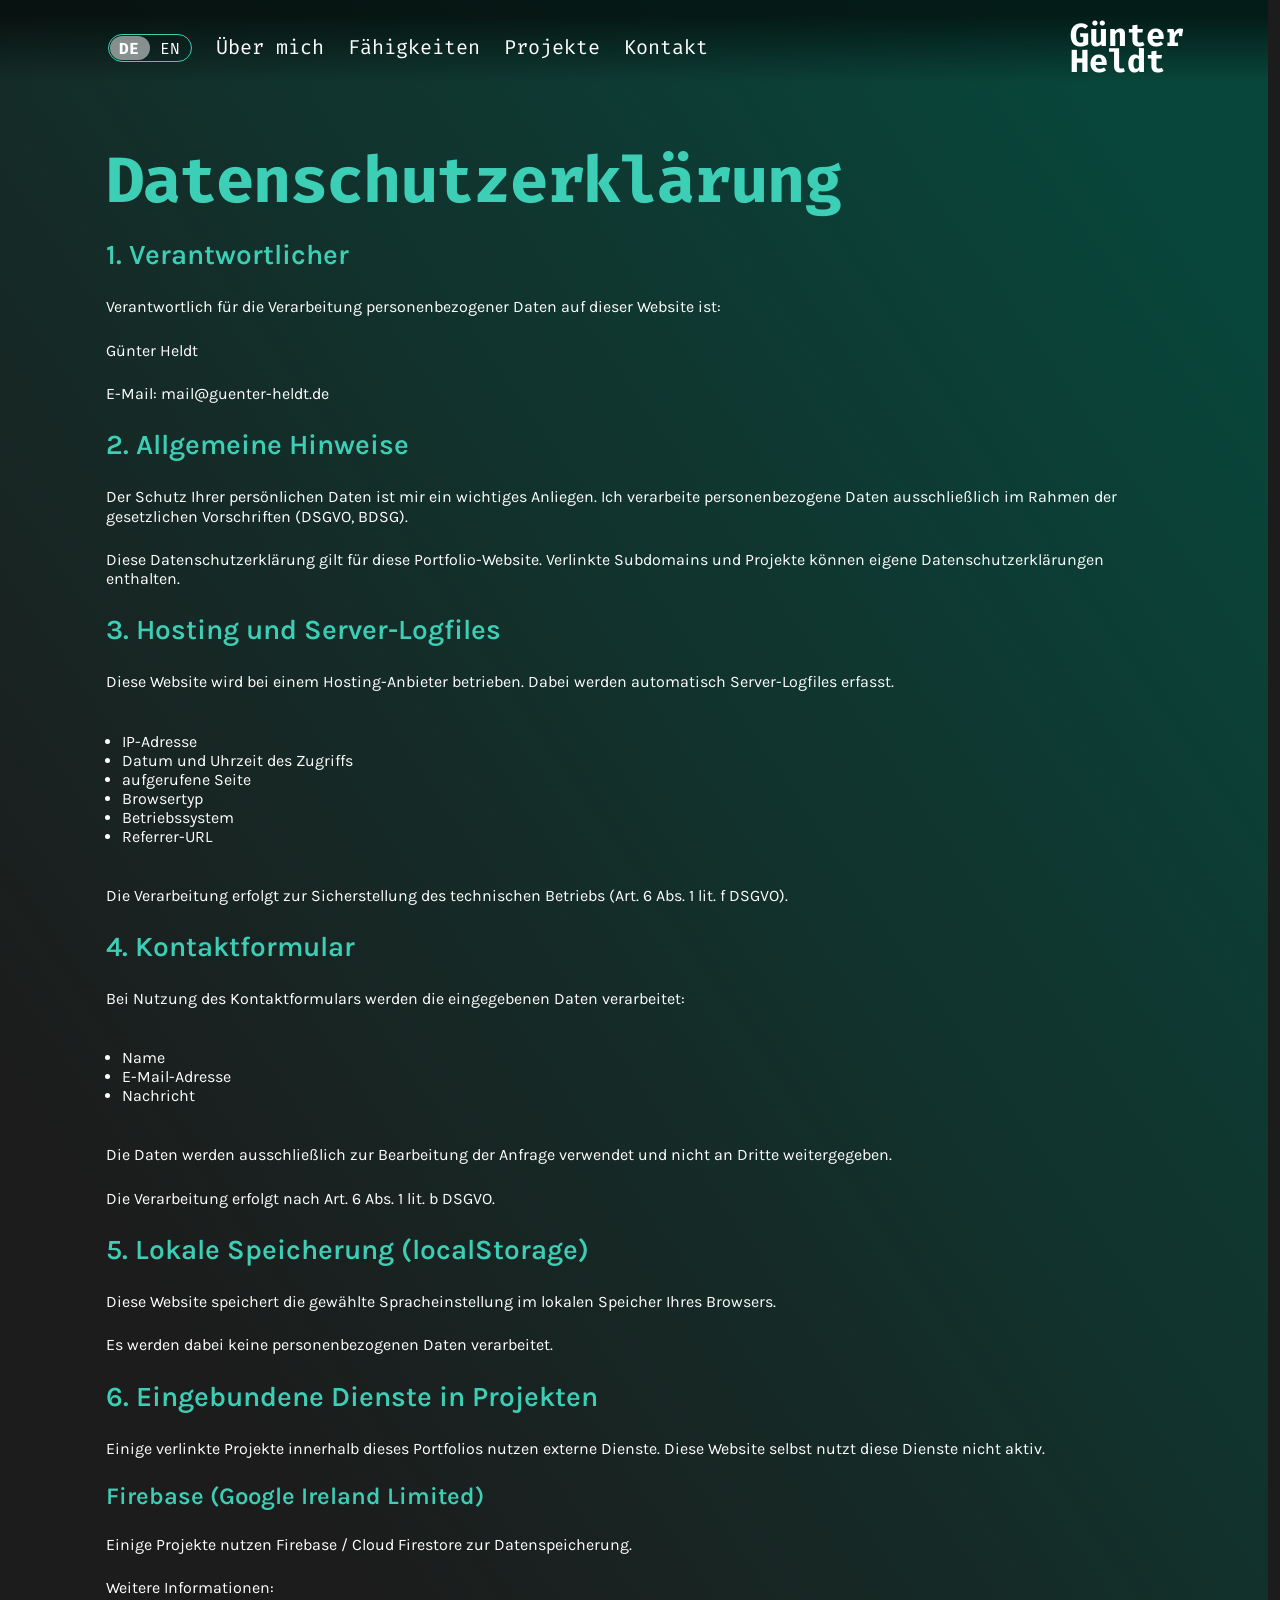
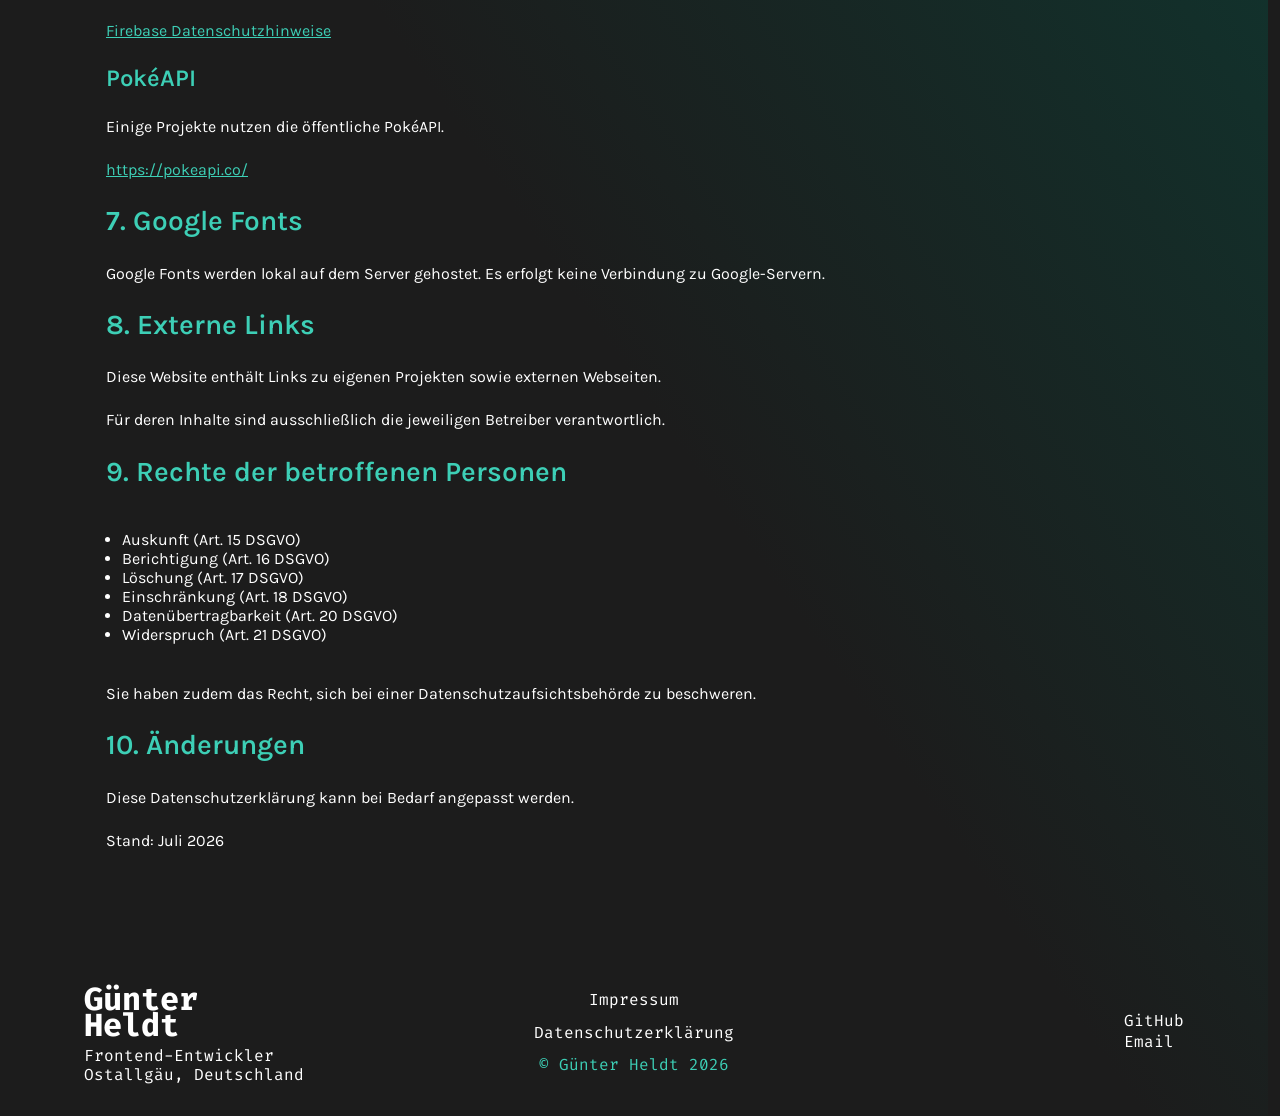
<file: pages/datenschutz.html>
<!doctype html>
<html lang="de">
  <head>
    <meta charset="UTF-8" />
    <meta name="viewport" content="width=device-width, initial-scale=1.0" />
    <link rel="stylesheet" href="../style.css" />
    <link rel="stylesheet" href="../style/imprint-privacypolicy.css" />
    <link rel="stylesheet" href="../style/nav-footer.css" />
    <link rel="stylesheet" href="../style/responsive.css" />
    <link rel="apple-touch-icon" sizes="57x57" href="../assets/favicon/apple-icon-57x57.png" />
    <link rel="apple-touch-icon" sizes="60x60" href="../assets/favicon/apple-icon-60x60.png" />
    <link rel="apple-touch-icon" sizes="72x72" href="../assets/favicon/apple-icon-72x72.png" />
    <link rel="apple-touch-icon" sizes="76x76" href="../assets/favicon/apple-icon-76x76.png" />
    <link rel="apple-touch-icon" sizes="114x114" href="../assets/favicon/apple-icon-114x114.png" />
    <link rel="apple-touch-icon" sizes="120x120" href="../assets/favicon/apple-icon-120x120.png" />
    <link rel="apple-touch-icon" sizes="144x144" href="../assets/favicon/apple-icon-144x144.png" />
    <link rel="apple-touch-icon" sizes="152x152" href="../assets/favicon/apple-icon-152x152.png" />
    <link rel="apple-touch-icon" sizes="180x180" href="../assets/favicon/apple-icon-180x180.png" />
    <link
      rel="icon"
      type="image/png"
      sizes="192x192"
      href="../assets/favicon/android-icon-192x192.png"
    />
    <link rel="icon" type="image/png" sizes="32x32" href="../assets/favicon/favicon-32x32.png" />
    <link rel="icon" type="image/png" sizes="96x96" href="../assets/favicon/favicon-96x96.png" />
    <link rel="icon" type="image/png" sizes="16x16" href="../assets/favicon/favicon-16x16.png" />
    <link rel="manifest" href="../assets/favicon/manifest.json" />
    <meta name="msapplication-TileColor" content="#ffffff" />
    <meta name="msapplication-TileImage" content="assets/favicon/ms-icon-144x144.png" />
    <meta name="theme-color" content="#ffffff" />
    <title>Günter Heldt</title>
    <script src="../assets/icons/svg-library.js" defer></script>
    <script src="../scripts/home-section.js" defer></script>
    <script src="../scripts/contact-section.js" defer></script>
    <script src="../scripts/i18n.js" defer></script>
    <script src="../scripts/footer.js" defer></script>
    <script src="../scripts/legal-privacy.js" defer></script>
    <script src="../script.js" defer></script>
  </head>
  <body
    onload="initLegalPrivacy()"
    data-page="legal"
    data-de-page="datenschutz.html"
    data-en-page="privacy-policy.html"
    class="body-legal-privacy"
  >
    <div class="navbar-background">
      <nav class="navbar">
        <div class="navbar-left" id="navbar-left">
          <input type="checkbox" id="toggle-language" class="input-language-toggle" />
          <label class="switch" id="language-switch" for="toggle-language">
            <span class="de">DE</span>
            <span class="en">EN</span>
          </label>
          <ul class="nav-links" id="nav-links">
            <li><a data-key="about-me">Über mich</a></li>
            <li><a data-key="skills">Fähigkeiten</a></li>
            <li><a data-key="projects">Projekte</a></li>
            <li><a data-key="contact">Kontakt</a></li>
          </ul>
        </div>
        <a href="/index.html" class="navbar-name-link">
          <span class="navbar-firstname">Günter</span>
          <span class="navbar-lastname">Heldt</span>
        </a>
        <button class="menu-toggle-button" id="menu-toggle" aria-label="Toggle Menu">
          <span class="menu-icon"></span>
          <span class="menu-icon"></span>
          <span class="menu-icon"></span>
        </button>
      </nav>
    </div>
    <section class="legal-notice-section">
      <div class="legal-notice-content">
        <h2>Datenschutzerklärung</h2>

        <h3>1. Verantwortlicher</h3>
        <p>Verantwortlich für die Verarbeitung personenbezogener Daten auf dieser Website ist:</p>
        <p>Günter Heldt</p>
        <p>E-Mail: mail@guenter-heldt.de</p>
        <h3>2. Allgemeine Hinweise</h3>
        <p>
          Der Schutz Ihrer persönlichen Daten ist mir ein wichtiges Anliegen. Ich verarbeite
          personenbezogene Daten ausschließlich im Rahmen der gesetzlichen Vorschriften (DSGVO,
          BDSG).
        </p>
        <p>
          Diese Datenschutzerklärung gilt für diese Portfolio-Website. Verlinkte Subdomains und
          Projekte können eigene Datenschutzerklärungen enthalten.
        </p>
        <h3>3. Hosting und Server-Logfiles</h3>
        <p>
          Diese Website wird bei einem Hosting-Anbieter betrieben. Dabei werden automatisch
          Server-Logfiles erfasst.
        </p>
        <ul>
          <li>IP-Adresse</li>
          <li>Datum und Uhrzeit des Zugriffs</li>
          <li>aufgerufene Seite</li>
          <li>Browsertyp</li>
          <li>Betriebssystem</li>
          <li>Referrer-URL</li>
        </ul>
        <p>
          Die Verarbeitung erfolgt zur Sicherstellung des technischen Betriebs (Art. 6 Abs. 1 lit. f
          DSGVO).
        </p>
        <h3>4. Kontaktformular</h3>
        <p>Bei Nutzung des Kontaktformulars werden die eingegebenen Daten verarbeitet:</p>
        <ul>
          <li>Name</li>
          <li>E-Mail-Adresse</li>
          <li>Nachricht</li>
        </ul>
        <p>
          Die Daten werden ausschließlich zur Bearbeitung der Anfrage verwendet und nicht an Dritte
          weitergegeben.
        </p>
        <p>Die Verarbeitung erfolgt nach Art. 6 Abs. 1 lit. b DSGVO.</p>

        <h3>5. Lokale Speicherung (localStorage)</h3>
        <p>
          Diese Website speichert die gewählte Spracheinstellung im lokalen Speicher Ihres Browsers.
        </p>

        <p>Es werden dabei keine personenbezogenen Daten verarbeitet.</p>

        <h3>6. Eingebundene Dienste in Projekten</h3>

        <p>
          Einige verlinkte Projekte innerhalb dieses Portfolios nutzen externe Dienste. Diese
          Website selbst nutzt diese Dienste nicht aktiv.
        </p>

        <h4>Firebase (Google Ireland Limited)</h4>
        <p>Einige Projekte nutzen Firebase / Cloud Firestore zur Datenspeicherung.</p>

        <p>Weitere Informationen:</p>
        <a
          href="https://firebase.google.com/support/privacy"
          target="_blank"
          rel="noopener noreferrer"
        >
          Firebase Datenschutzhinweise
        </a>

        <h4>PokéAPI</h4>
        <p>Einige Projekte nutzen die öffentliche PokéAPI.</p>

        <a href="https://pokeapi.co/" target="_blank" rel="noopener noreferrer">
          https://pokeapi.co/
        </a>

        <h3>7. Google Fonts</h3>
        <p>
          Google Fonts werden lokal auf dem Server gehostet. Es erfolgt keine Verbindung zu
          Google-Servern.
        </p>

        <h3>8. Externe Links</h3>
        <p>Diese Website enthält Links zu eigenen Projekten sowie externen Webseiten.</p>

        <p>Für deren Inhalte sind ausschließlich die jeweiligen Betreiber verantwortlich.</p>

        <h3>9. Rechte der betroffenen Personen</h3>

        <ul>
          <li>Auskunft (Art. 15 DSGVO)</li>
          <li>Berichtigung (Art. 16 DSGVO)</li>
          <li>Löschung (Art. 17 DSGVO)</li>
          <li>Einschränkung (Art. 18 DSGVO)</li>
          <li>Datenübertragbarkeit (Art. 20 DSGVO)</li>
          <li>Widerspruch (Art. 21 DSGVO)</li>
        </ul>

        <p>Sie haben zudem das Recht, sich bei einer Datenschutzaufsichtsbehörde zu beschweren.</p>

        <h3>10. Änderungen</h3>
        <p>Diese Datenschutzerklärung kann bei Bedarf angepasst werden.</p>

        <p>Stand: Juli 2026</p>
      </div>
    </section>
    <footer class="footer">
      <div class="footer-info">
        <a href="/index.html" class="navbar-name-link">
          <span class="navbar-firstname">Günter</span>
          <span class="navbar-lastname">Heldt</span>
        </a>
        <p class="footer-title" data-key="footer-title">Webentwickler</p>
        <p class="footer-location">Ostallgäu, Deutschland</p>
      </div>
      <div class="footer-middle">
        <a class="footer-legal-privacy" id="footer-impressum" data-key="footer-legal"></a>
        <a class="footer-legal-privacy" id="footer-privacy-policy" data-key="footer-privacy"></a>
        <p class="footer-copyright">&copy; Günter Heldt 2026</p>
      </div>
      <ul class="social-links">
        <li>
          <a href="https://github.com/guhe78" target="_blank" data-key="footer-github">GitHub</a>
        </li>
        <li><a href="mailto:mail@guenter-heldt.de" data-key="footer-email">Email</a></li>
      </ul>
    </footer>
    <dialog id="dialog"></dialog>
  </body>
</html>
</file>
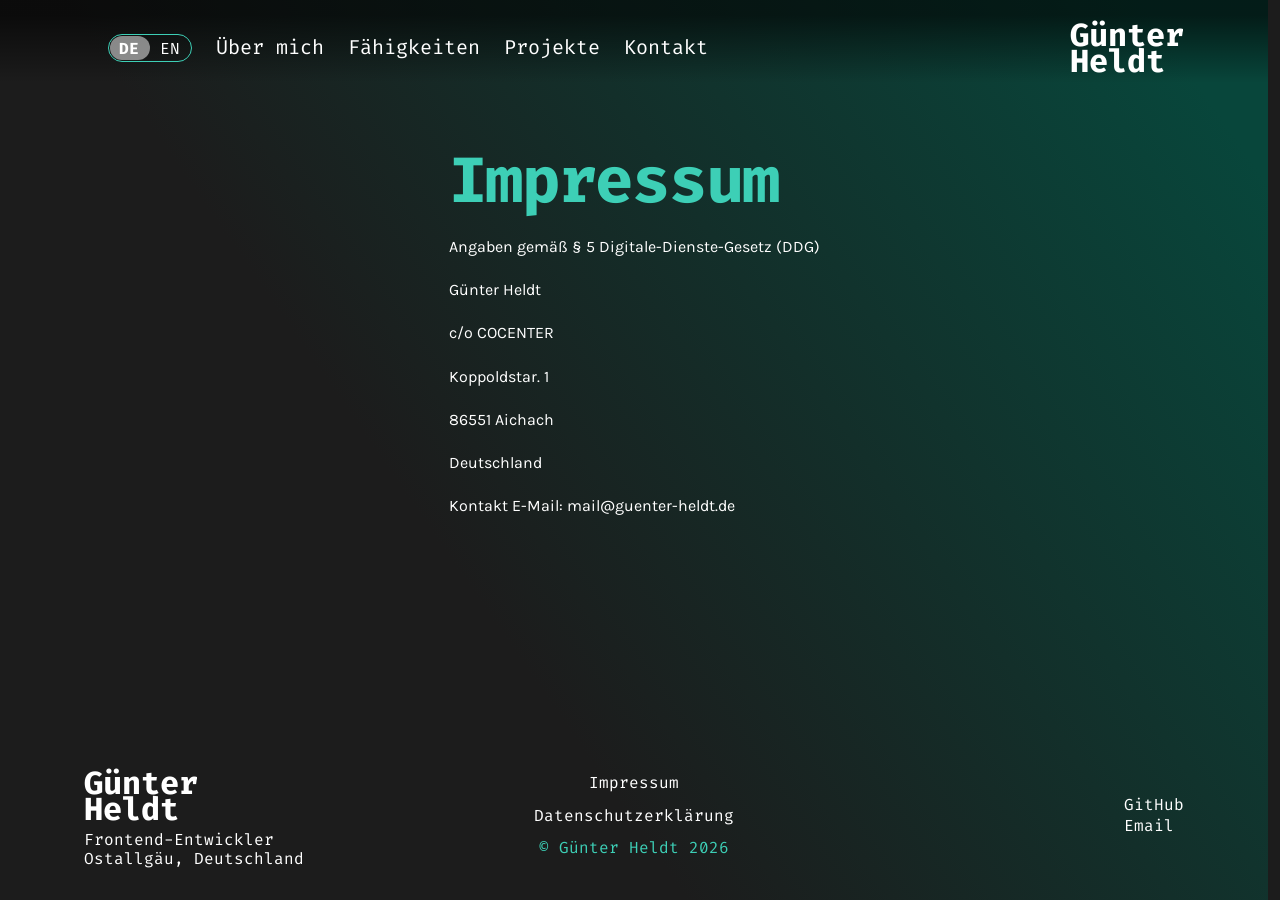
<file: pages/impressum.html>
<!doctype html>
<html lang="de">
  <head>
    <meta charset="UTF-8" />
    <meta name="viewport" content="width=device-width, initial-scale=1.0" />
    <link rel="stylesheet" href="../style.css" />
    <link rel="stylesheet" href="../style/imprint-privacypolicy.css" />
    <link rel="stylesheet" href="../style/nav-footer.css" />
    <link rel="stylesheet" href="../style/responsive.css" />
    <link rel="apple-touch-icon" sizes="57x57" href="../assets/favicon/apple-icon-57x57.png" />
    <link rel="apple-touch-icon" sizes="60x60" href="../assets/favicon/apple-icon-60x60.png" />
    <link rel="apple-touch-icon" sizes="72x72" href="../assets/favicon/apple-icon-72x72.png" />
    <link rel="apple-touch-icon" sizes="76x76" href="../assets/favicon/apple-icon-76x76.png" />
    <link rel="apple-touch-icon" sizes="114x114" href="../assets/favicon/apple-icon-114x114.png" />
    <link rel="apple-touch-icon" sizes="120x120" href="../assets/favicon/apple-icon-120x120.png" />
    <link rel="apple-touch-icon" sizes="144x144" href="../assets/favicon/apple-icon-144x144.png" />
    <link rel="apple-touch-icon" sizes="152x152" href="../assets/favicon/apple-icon-152x152.png" />
    <link rel="apple-touch-icon" sizes="180x180" href="../assets/favicon/apple-icon-180x180.png" />
    <link
      rel="icon"
      type="image/png"
      sizes="192x192"
      href="../assets/favicon/android-icon-192x192.png"
    />
    <link rel="icon" type="image/png" sizes="32x32" href="../assets/favicon/favicon-32x32.png" />
    <link rel="icon" type="image/png" sizes="96x96" href="../assets/favicon/favicon-96x96.png" />
    <link rel="icon" type="image/png" sizes="16x16" href="../assets/favicon/favicon-16x16.png" />
    <link rel="manifest" href="../assets/favicon/manifest.json" />
    <meta name="msapplication-TileColor" content="#ffffff" />
    <meta name="msapplication-TileImage" content="assets/favicon/ms-icon-144x144.png" />
    <meta name="theme-color" content="#ffffff" />
    <title>Günter Heldt</title>
    <script src="../assets/icons/svg-library.js" defer></script>
    <script src="../scripts/home-section.js" defer></script>
    <script src="../scripts/contact-section.js" defer></script>
    <script src="../scripts/i18n.js" defer></script>
    <script src="../scripts/footer.js" defer></script>
    <script src="../scripts/legal-privacy.js" defer></script>
    <script src="../script.js" defer></script>
  </head>
  <body
    onload="initLegalPrivacy()"
    data-page="legal"
    data-de-page="impressum.html"
    data-en-page="legal-notice.html"
    class="body-legal-privacy"
  >
    <div class="navbar-background">
      <nav class="navbar">
        <div class="navbar-left" id="navbar-left">
          <input type="checkbox" id="toggle-language" class="input-language-toggle" />
          <label class="switch" id="language-switch" for="toggle-language">
            <span class="de">DE</span>
            <span class="en">EN</span>
          </label>
          <ul class="nav-links" id="nav-links">
            <li><a data-key="about-me">Über mich</a></li>
            <li><a data-key="skills">Fähigkeiten</a></li>
            <li><a data-key="projects">Projekte</a></li>
            <li><a data-key="contact">Kontakt</a></li>
          </ul>
        </div>
        <a href="/index.html" class="navbar-name-link">
          <span class="navbar-firstname">Günter</span>
          <span class="navbar-lastname">Heldt</span>
        </a>
        <button class="menu-toggle-button" id="menu-toggle" aria-label="Toggle Menu">
          <span class="menu-icon"></span>
          <span class="menu-icon"></span>
          <span class="menu-icon"></span>
        </button>
      </nav>
    </div>
    <section class="legal-notice-section" id="home">
      <div class="legal-notice-content">
        <h2>Impressum</h2>
        <p>Angaben gemäß § 5 Digitale-Dienste-Gesetz (DDG)</p>

        <p>Günter Heldt</p>
        <p>c/o COCENTER</p>
        <p>Koppoldstar. 1</p>
        <p>86551 Aichach</p>
        <p>Deutschland</p>

        <p>Kontakt E-Mail: mail@guenter-heldt.de</p>
      </div>
    </section>
    <footer class="footer">
      <div class="footer-info">
        <a href="/index.html" class="navbar-name-link">
          <span class="navbar-firstname">Günter</span>
          <span class="navbar-lastname">Heldt</span>
        </a>
        <p class="footer-title" data-key="footer-title">Webentwickler</p>
        <p class="footer-location">Ostallgäu, Deutschland</p>
      </div>
      <div class="footer-middle">
        <a class="footer-legal-privacy" data-key="footer-legal"></a>
        <a class="footer-legal-privacy" data-key="footer-privacy"></a>
        <p class="footer-copyright">&copy; Günter Heldt 2026</p>
      </div>
      <ul class="social-links">
        <li>
          <a href="https://github.com/guhe78" target="_blank" data-key="footer-github">GitHub</a>
        </li>
        <li><a href="mailto:mail@guenter-heldt.de" data-key="footer-email">Email</a></li>
      </ul>
    </footer>
    <dialog id="dialog"></dialog>
  </body>
</html>
</file>
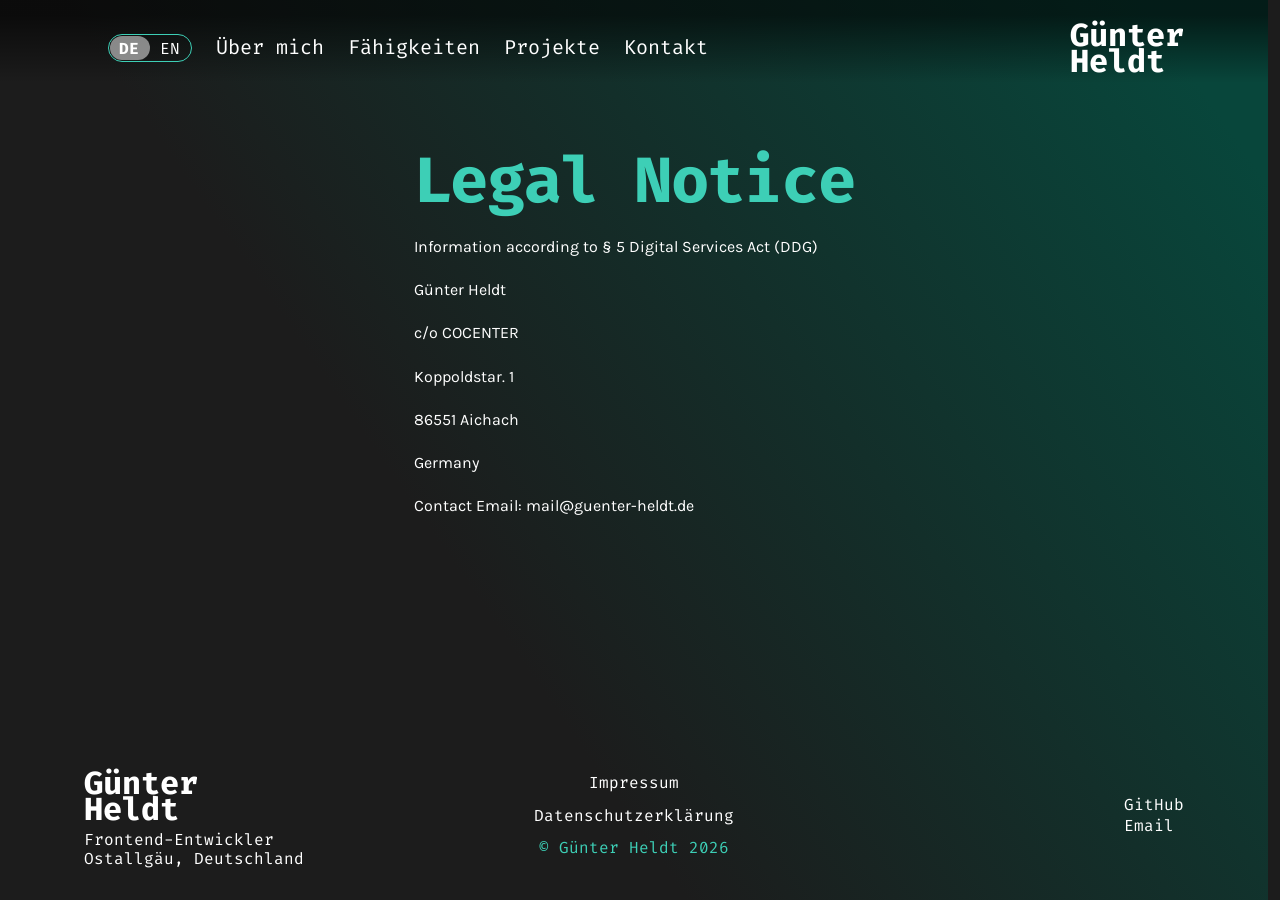
<file: pages/legal-notice.html>
<!doctype html>
<html lang="en">
  <head>
    <meta charset="UTF-8" />
    <meta name="viewport" content="width=device-width, initial-scale=1.0" />
    <link rel="stylesheet" href="../style.css" />
    <link rel="stylesheet" href="../style/imprint-privacypolicy.css" />
    <link rel="stylesheet" href="../style/nav-footer.css" />
    <link rel="stylesheet" href="../style/responsive.css" />
    <link rel="apple-touch-icon" sizes="57x57" href="../assets/favicon/apple-icon-57x57.png" />
    <link rel="apple-touch-icon" sizes="60x60" href="../assets/favicon/apple-icon-60x60.png" />
    <link rel="apple-touch-icon" sizes="72x72" href="../assets/favicon/apple-icon-72x72.png" />
    <link rel="apple-touch-icon" sizes="76x76" href="../assets/favicon/apple-icon-76x76.png" />
    <link rel="apple-touch-icon" sizes="114x114" href="../assets/favicon/apple-icon-114x114.png" />
    <link rel="apple-touch-icon" sizes="120x120" href="../assets/favicon/apple-icon-120x120.png" />
    <link rel="apple-touch-icon" sizes="144x144" href="../assets/favicon/apple-icon-144x144.png" />
    <link rel="apple-touch-icon" sizes="152x152" href="../assets/favicon/apple-icon-152x152.png" />
    <link rel="apple-touch-icon" sizes="180x180" href="../assets/favicon/apple-icon-180x180.png" />
    <link
      rel="icon"
      type="image/png"
      sizes="192x192"
      href="../assets/favicon/android-icon-192x192.png"
    />
    <link rel="icon" type="image/png" sizes="32x32" href="../assets/favicon/favicon-32x32.png" />
    <link rel="icon" type="image/png" sizes="96x96" href="../assets/favicon/favicon-96x96.png" />
    <link rel="icon" type="image/png" sizes="16x16" href="../assets/favicon/favicon-16x16.png" />
    <link rel="manifest" href="../assets/favicon/manifest.json" />
    <meta name="msapplication-TileColor" content="#ffffff" />
    <meta name="msapplication-TileImage" content="assets/favicon/ms-icon-144x144.png" />
    <meta name="theme-color" content="#ffffff" />
    <title>Günter Heldt</title>
    <script src="../assets/icons/svg-library.js" defer></script>
    <script src="../scripts/home-section.js" defer></script>
    <script src="../scripts/contact-section.js" defer></script>
    <script src="../scripts/i18n.js" defer></script>
    <script src="../scripts/footer.js" defer></script>
    <script src="../scripts/legal-privacy.js" defer></script>
    <script src="../script.js" defer></script>
  </head>
  <body
    onload="initLegalPrivacy()"
    data-page="legal"
    data-de-page="impressum.html"
    data-en-page="legal-notice.html"
    class="body-legal-privacy"
  >
    <div class="navbar-background">
      <nav class="navbar">
        <div class="navbar-left" id="navbar-left">
          <input type="checkbox" id="toggle-language" class="input-language-toggle" />
          <label class="switch" id="language-switch" for="toggle-language">
            <span class="de">DE</span>
            <span class="en">EN</span>
          </label>
          <ul class="nav-links" id="nav-links">
            <li><a data-key="about-me">Über mich</a></li>
            <li><a data-key="skills">Fähigkeiten</a></li>
            <li><a data-key="projects">Projekte</a></li>
            <li><a data-key="contact">Kontakt</a></li>
          </ul>
        </div>
        <a href="/index.html" class="navbar-name-link">
          <span class="navbar-firstname">Günter</span>
          <span class="navbar-lastname">Heldt</span>
        </a>
        <button class="menu-toggle-button" id="menu-toggle" aria-label="Toggle Menu">
          <span class="menu-icon"></span>
          <span class="menu-icon"></span>
          <span class="menu-icon"></span>
        </button>
      </nav>
    </div>
    <section class="legal-notice-section">
      <div class="legal-notice-content">
        <h2>Legal Notice</h2>

        <p>Information according to § 5 Digital Services Act (DDG)</p>

        <p>Günter Heldt</p>
        <p>c/o COCENTER</p>
        <p>Koppoldstar. 1</p>
        <p>86551 Aichach</p>
        <p>Germany</p>

        <p>Contact Email: mail@guenter-heldt.de</p>
      </div>
    </section>
    <footer class="footer">
      <div class="footer-info">
        <a href="/index.html" class="navbar-name-link">
          <span class="navbar-firstname">Günter</span>
          <span class="navbar-lastname">Heldt</span>
        </a>
        <p class="footer-title" data-key="footer-title">Webentwickler</p>
        <p class="footer-location">Ostallgäu, Deutschland</p>
      </div>
      <div class="footer-middle">
        <a class="footer-legal-privacy" id="footer-impressum" data-key="footer-legal"></a>
        <a class="footer-legal-privacy" id="footer-privacy-policy" data-key="footer-privacy"></a>
        <p class="footer-copyright">&copy; Günter Heldt 2026</p>
      </div>
      <ul class="social-links">
        <li>
          <a href="https://github.com/guhe78" target="_blank" data-key="footer-github">GitHub</a>
        </li>
        <li><a href="mailto:mail@guenter-heldt.de" data-key="footer-email">Email</a></li>
      </ul>
    </footer>
    <dialog id="dialog"></dialog>
  </body>
</html>
</file>
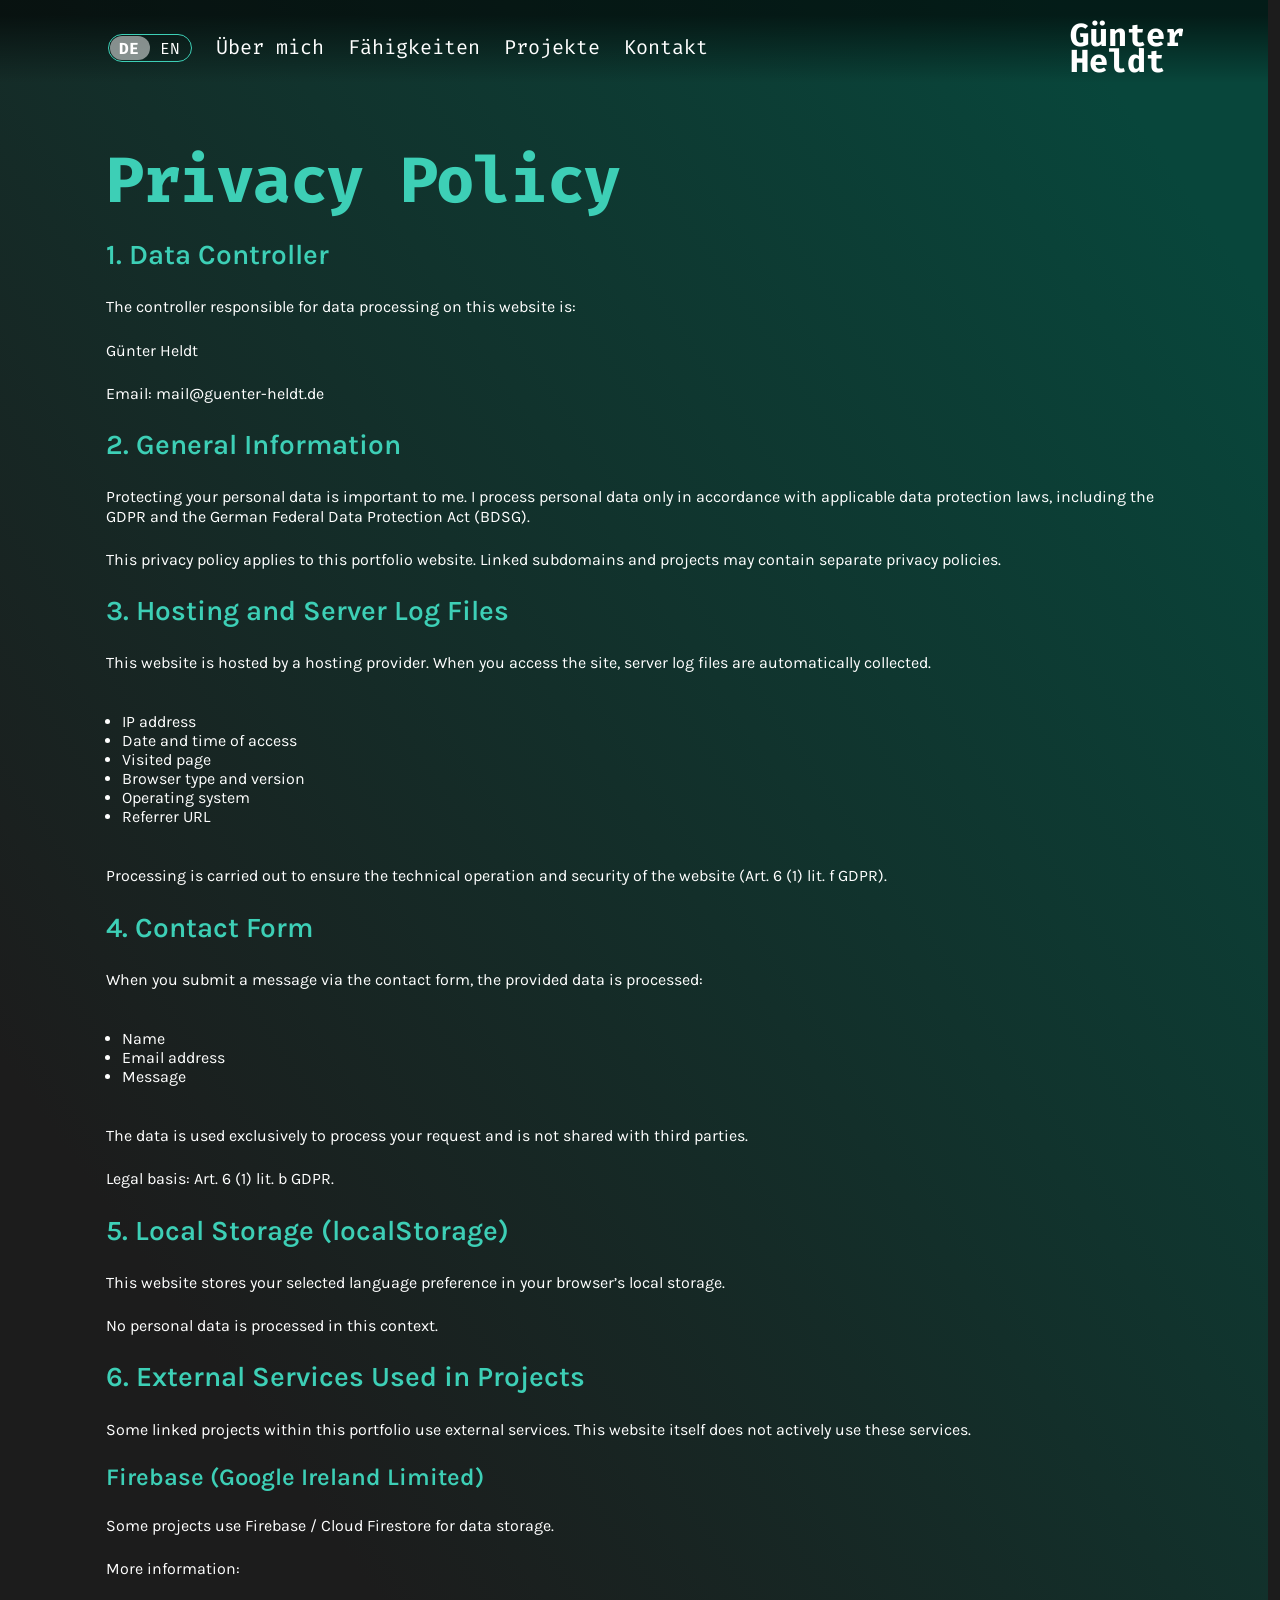
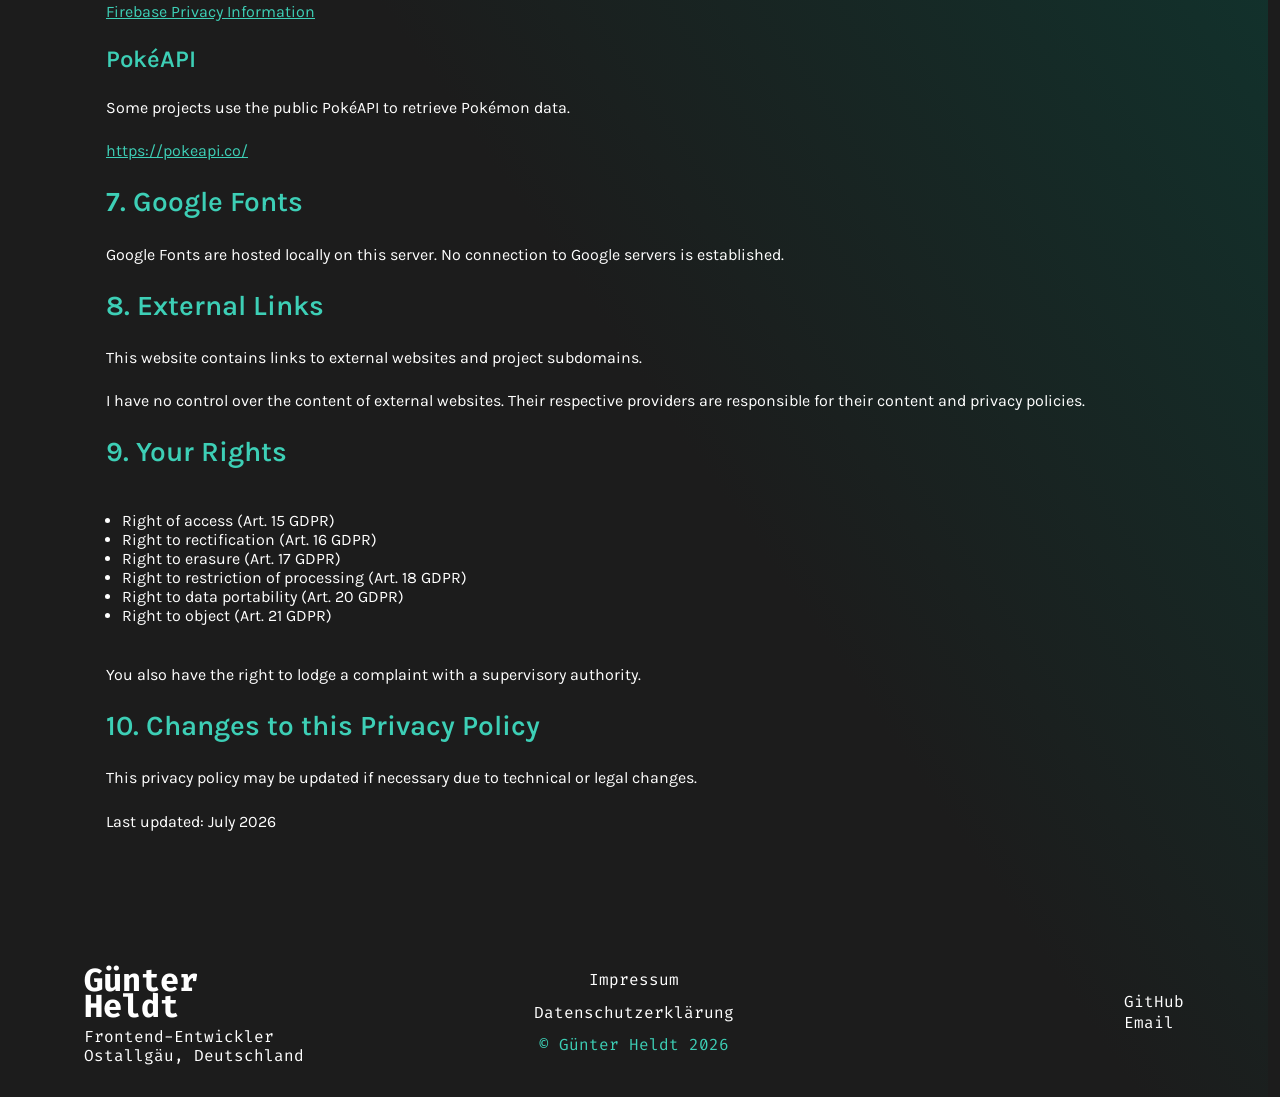
<file: pages/privacy-policy.html>
<!doctype html>
<html lang="en">
  <head>
    <meta charset="UTF-8" />
    <meta name="viewport" content="width=device-width, initial-scale=1.0" />
    <link rel="stylesheet" href="../style.css" />
    <link rel="stylesheet" href="../style/imprint-privacypolicy.css" />
    <link rel="stylesheet" href="../style/nav-footer.css" />
    <link rel="stylesheet" href="../style/responsive.css" />
    <link rel="apple-touch-icon" sizes="57x57" href="../assets/favicon/apple-icon-57x57.png" />
    <link rel="apple-touch-icon" sizes="60x60" href="../assets/favicon/apple-icon-60x60.png" />
    <link rel="apple-touch-icon" sizes="72x72" href="../assets/favicon/apple-icon-72x72.png" />
    <link rel="apple-touch-icon" sizes="76x76" href="../assets/favicon/apple-icon-76x76.png" />
    <link rel="apple-touch-icon" sizes="114x114" href="../assets/favicon/apple-icon-114x114.png" />
    <link rel="apple-touch-icon" sizes="120x120" href="../assets/favicon/apple-icon-120x120.png" />
    <link rel="apple-touch-icon" sizes="144x144" href="../assets/favicon/apple-icon-144x144.png" />
    <link rel="apple-touch-icon" sizes="152x152" href="../assets/favicon/apple-icon-152x152.png" />
    <link rel="apple-touch-icon" sizes="180x180" href="../assets/favicon/apple-icon-180x180.png" />
    <link
      rel="icon"
      type="image/png"
      sizes="192x192"
      href="../assets/favicon/android-icon-192x192.png"
    />
    <link rel="icon" type="image/png" sizes="32x32" href="../assets/favicon/favicon-32x32.png" />
    <link rel="icon" type="image/png" sizes="96x96" href="../assets/favicon/favicon-96x96.png" />
    <link rel="icon" type="image/png" sizes="16x16" href="../assets/favicon/favicon-16x16.png" />
    <link rel="manifest" href="../assets/favicon/manifest.json" />
    <meta name="msapplication-TileColor" content="#ffffff" />
    <meta name="msapplication-TileImage" content="assets/favicon/ms-icon-144x144.png" />
    <meta name="theme-color" content="#ffffff" />
    <title>Günter Heldt</title>
    <script src="../assets/icons/svg-library.js" defer></script>
    <script src="../scripts/home-section.js" defer></script>
    <script src="../scripts/contact-section.js" defer></script>
    <script src="../scripts/i18n.js" defer></script>
    <script src="../scripts/footer.js" defer></script>
    <script src="../scripts/legal-privacy.js" defer></script>
    <script src="../script.js" defer></script>
  </head>
  <body
    onload="initLegalPrivacy()"
    data-page="legal"
    data-de-page="datenschutz.html"
    data-en-page="privacy-policy.html"
    class="body-legal-privacy"
  >
    <div class="navbar-background">
      <nav class="navbar">
        <div class="navbar-left" id="navbar-left">
          <input type="checkbox" id="toggle-language" class="input-language-toggle" />
          <label class="switch" id="language-switch" for="toggle-language">
            <span class="de">DE</span>
            <span class="en">EN</span>
          </label>
          <ul class="nav-links" id="nav-links">
            <li><a data-key="about-me">Über mich</a></li>
            <li><a data-key="skills">Fähigkeiten</a></li>
            <li><a data-key="projects">Projekte</a></li>
            <li><a data-key="contact">Kontakt</a></li>
          </ul>
        </div>
        <a href="/index.html" class="navbar-name-link">
          <span class="navbar-firstname">Günter</span>
          <span class="navbar-lastname">Heldt</span>
        </a>
        <button class="menu-toggle-button" id="menu-toggle" aria-label="Toggle Menu">
          <span class="menu-icon"></span>
          <span class="menu-icon"></span>
          <span class="menu-icon"></span>
        </button>
      </nav>
    </div>
    <section class="legal-notice-section">
      <div class="legal-notice-content">
        <h2>Privacy Policy</h2>

        <h3>1. Data Controller</h3>
        <p>The controller responsible for data processing on this website is:</p>

        <p>Günter Heldt</p>
        <p>Email: mail@guenter-heldt.de</p>

        <h3>2. General Information</h3>
        <p>
          Protecting your personal data is important to me. I process personal data only in
          accordance with applicable data protection laws, including the GDPR and the German Federal
          Data Protection Act (BDSG).
        </p>

        <p>
          This privacy policy applies to this portfolio website. Linked subdomains and projects may
          contain separate privacy policies.
        </p>

        <h3>3. Hosting and Server Log Files</h3>
        <p>
          This website is hosted by a hosting provider. When you access the site, server log files
          are automatically collected.
        </p>

        <ul>
          <li>IP address</li>
          <li>Date and time of access</li>
          <li>Visited page</li>
          <li>Browser type and version</li>
          <li>Operating system</li>
          <li>Referrer URL</li>
        </ul>

        <p>
          Processing is carried out to ensure the technical operation and security of the website
          (Art. 6 (1) lit. f GDPR).
        </p>

        <h3>4. Contact Form</h3>
        <p>When you submit a message via the contact form, the provided data is processed:</p>

        <ul>
          <li>Name</li>
          <li>Email address</li>
          <li>Message</li>
        </ul>

        <p>
          The data is used exclusively to process your request and is not shared with third parties.
        </p>

        <p>Legal basis: Art. 6 (1) lit. b GDPR.</p>

        <h3>5. Local Storage (localStorage)</h3>
        <p>
          This website stores your selected language preference in your browser’s local storage.
        </p>

        <p>No personal data is processed in this context.</p>

        <h3>6. External Services Used in Projects</h3>

        <p>
          Some linked projects within this portfolio use external services. This website itself does
          not actively use these services.
        </p>

        <h4>Firebase (Google Ireland Limited)</h4>
        <p>Some projects use Firebase / Cloud Firestore for data storage.</p>

        <p>More information:</p>
        <a
          href="https://firebase.google.com/support/privacy"
          target="_blank"
          rel="noopener noreferrer"
        >
          Firebase Privacy Information
        </a>

        <h4>PokéAPI</h4>
        <p>Some projects use the public PokéAPI to retrieve Pokémon data.</p>

        <a href="https://pokeapi.co/" target="_blank" rel="noopener noreferrer">
          https://pokeapi.co/
        </a>

        <h3>7. Google Fonts</h3>
        <p>
          Google Fonts are hosted locally on this server. No connection to Google servers is
          established.
        </p>

        <h3>8. External Links</h3>
        <p>This website contains links to external websites and project subdomains.</p>

        <p>
          I have no control over the content of external websites. Their respective providers are
          responsible for their content and privacy policies.
        </p>

        <h3>9. Your Rights</h3>

        <ul>
          <li>Right of access (Art. 15 GDPR)</li>
          <li>Right to rectification (Art. 16 GDPR)</li>
          <li>Right to erasure (Art. 17 GDPR)</li>
          <li>Right to restriction of processing (Art. 18 GDPR)</li>
          <li>Right to data portability (Art. 20 GDPR)</li>
          <li>Right to object (Art. 21 GDPR)</li>
        </ul>

        <p>You also have the right to lodge a complaint with a supervisory authority.</p>

        <h3>10. Changes to this Privacy Policy</h3>
        <p>This privacy policy may be updated if necessary due to technical or legal changes.</p>

        <p>Last updated: July 2026</p>
      </div>
    </section>
    <footer class="footer">
      <div class="footer-info">
        <a href="/index.html" class="navbar-name-link">
          <span class="navbar-firstname">Günter</span>
          <span class="navbar-lastname">Heldt</span>
        </a>
        <p class="footer-title" data-key="footer-title">Webentwickler</p>
        <p class="footer-location">Ostallgäu, Deutschland</p>
      </div>
      <div class="footer-middle">
        <a class="footer-legal-privacy" id="footer-impressum" data-key="footer-legal"></a>
        <a class="footer-legal-privacy" id="footer-privacy-policy" data-key="footer-privacy"></a>
        <p class="footer-copyright">&copy; Günter Heldt 2026</p>
      </div>
      <ul class="social-links">
        <li>
          <a href="https://github.com/guhe78" target="_blank" data-key="footer-github">GitHub</a>
        </li>
        <li><a href="mailto:mail@guenter-heldt.de" data-key="footer-email">Email</a></li>
      </ul>
    </footer>
    <dialog id="dialog"></dialog>
  </body>
</html>
</file>
<file: style.css>
@font-face {
  font-family: "Karla";
  font-style: normal;
  src: url("assets/fonts/karla/Karla-VariableFont_wght.ttf");
  font-weight: 100 900;
  font-display: swap;
}

@font-face {
  font-family: "Fira Code";
  font-style: normal;
  src: url("assets/fonts/fira_code/FiraCode-VariableFont_wght.ttf");
  font-weight: 100 900;
  font-display: swap;
}

:root {
  --section-width: 1440px;

  /* Farben */
  --color-dark: #1c1c1c;
  --color-dark-green: rgba(8, 70, 59, 1);
  --color-light-gray: rgb(217, 217, 217);

  --color-white-12: rgba(255, 255, 255, 0.12);
  --color-white-50: rgba(255, 255, 255, 0.5);
  --color-white-70: rgba(255, 255, 255, 0.7);
  --color-white-80: rgba(255, 255, 255, 0.8);
  --color-white-100: rgba(255, 255, 255, 1);
  --transparent: rgba(0, 0, 0, 0);
  --color-black-60: rgba(0, 0, 0, 0.6);
  --color-black-90: rgba(0, 0, 0, 0.9);
  --color-black-100: rgba(0, 0, 0, 1);
  --color-teal-10: rgba(61, 207, 182, 0.1);
  --color-teal-30: rgba(61, 207, 182, 0.3);
  --color-teal-50: rgba(61, 207, 182, 0.5);
  --color-teal-100: rgba(61, 207, 182, 1);
  --color-dark-35: rgba(28, 28, 28, 0.35);
  --color-dark-100: rgba(28, 28, 28, 1);
  --color-dark-green-30: rgba(8, 70, 59, 0.3);
  --color-dark-gray: rgb(61, 61, 61);
}

* {
  margin: 0;
  box-sizing: border-box;
  scroll-behavior: smooth;
}

html {
  background-color: var(--color-dark-100);
  scroll-padding-top: 50px;
  scrollbar-gutter: stable;
}

::-webkit-scrollbar {
  width: 12px;
}

::-webkit-scrollbar-track {
  background: var(--color-dark-100);
}

::-webkit-scrollbar-thumb {
  background: var(--color-teal-100);
  border-radius: 20px;
}

body {
  background-color: var(--color-dark-100);
  color: var(--color-white-100);
  display: flex;
  flex-direction: column;
  align-items: center;
  font-family: "Fira Code";

  gap: 96px;

  hyphens: auto;
}

html,
body {
  overflow-x: clip;
}

main {
  flex: 1;
}

section {
  max-width: var(--section-width);
  width: 100%;
  padding: 0 96px;

  display: flex;
  flex-direction: column;
  justify-content: center;
  gap: 24px;
}

h1 {
  font-family: "Karla";
  font-size: 8rem;
  font-weight: 700;
  line-height: 1.1;
  margin: 0;
}

h2 {
  font-family: "Fira Code";
  font-size: 4rem;
  letter-spacing: -0.02em;
  line-height: 1;
  margin: 0;
  color: var(--color-teal-100);
}

h3 {
  font-size: 1.75rem;
  font-weight: 600;
  line-height: 1.3;
  margin: 0;
  color: var(--color-teal-100);
}

h4 {
  font-size: 1.5rem;
  font-weight: 600;
  line-height: 1.2;
  margin: 0;
  color: var(--color-teal-100);
}

p {
  font-size: 1rem;
  line-height: 1.2;
  margin: 0;
}

a {
  text-decoration: none;
  color: var(--color-white-100);
}

a:hover {
  cursor: pointer;
}

ul {
  padding: 0;
}

.karla-font {
  font-family: "Karla";
}

.fira-font {
  font-family: "Fira Code";
}

.button {
  background-color: transparent;
  font-size: 18px;

  text-align: center;
}

.button:hover {
  cursor: pointer;
}

.section-content {
  display: flex;
  justify-content: center;
  align-items: center;
  gap: 64px;
}

.text-border-container {
  display: flex;
  flex-direction: column;

  border: 1px solid var(--color-teal-100);
  background-color: #3dcfb61a;
  border-radius: 30px;
  padding: 30px;
  gap: 40px;
}

p.font-bold {
  font-weight: bold;
}

.text-side-by-side {
  display: flex;
  justify-content: space-between;
  padding: 32px;
}
</file>
<file: style/imprint-privacypolicy.css>
h1,
h2,
h3,
p {
  hyphens: auto;
}

.body-legal-privacy {
  display: flex;
  flex-direction: column;
  min-height: 100vh;
  background: linear-gradient(
    55.22deg,
    var(--color-dark-100) 36.26%,
    var(--color-dark-green) 93.28%
  );
}

.footer {
  margin-top: auto;
}

section ul {
  padding: 16px;
}

.legal-notice-section {
  max-width: 1248px;
  width: 100%;
  padding: 149px 96px;
  padding-bottom: 0;
  display: flex;
  flex-direction: column;
  align-items: center;
  gap: 24px;

  font-family: "Karla";
}

.legal-notice-content {
  display: flex;
  flex-direction: column;
  gap: 24px;
}

.legal-notice-content a {
  text-decoration: underline;
}

.legal-notice-content a {
  text-decoration: underline;
  color: var(--color-teal-100);
}

.imprint-privacy-policy-link {
  color: var(--color-teal-100);
  text-decoration: underline;
}

.imprint-privacy-policy-link:hover {
  cursor: pointer;
  color: var(--color-white-100);
}
</file>
<file: style/nav-footer.css>
.navbar-background {
  position: absolute;
  top: 0;
  left: 0;
  z-index: 20;

  display: flex;
  justify-content: center;
  align-items: center;

  width: 100%;
  height: 96px;

  background: linear-gradient(0deg, var(--transparent) 13.56%, var(--color-black-60) 84.01%);
}

.navbar {
  color: var(--color-white-100);
  font-size: 20px;
  max-width: var(--section-width);
  width: 100%;
  height: 96px;
  padding: 0 clamp(16px, calc(-13.714px + 7.619vw), 96px);
  display: flex;
  align-items: center;
  justify-content: space-between;
}

.navbar-left {
  display: flex;
  justify-content: center;
  gap: 24px;
}

.switch {
  position: relative;
  display: flex;
  justify-content: space-around;
  align-items: center;
  border: 1px solid var(--color-teal-100);
  border-radius: 100px;
  width: 84px;
  height: 28px;
  cursor: pointer;
  font-size: 16px;
}

.switch::after {
  content: "";
  width: 40px;
  height: 24px;
  position: absolute;
  top: 1px;
  left: 1px;
  background: var(--color-white-50);
  border-radius: 80px;
  transition: transform 0.4s ease;
}

.input-language-toggle:checked + .switch::after {
  transform: translateX(40px);
}

.switch.initializing::after {
  transition: none;
}

.input-language-toggle {
  width: 0;
  height: 0;
  visibility: hidden;
}

.input-language-toggle:checked + .switch {
  background: transparent;
}

.input-language-toggle:checked + .switch .de {
  font-weight: 400;
}

.de,
.en {
  width: 20px;
  text-align: center;
  color: var(--color-white-100);
}

.de {
  font-weight: 700;
  color: var(--color-white-100);
}

.input-language-toggle:checked + .switch .en {
  font-weight: 700;
}

.nav-links {
  display: flex;
  justify-content: space-between;
  gap: 24px;
  text-decoration: none;
  list-style: none;
}

.nav-links a:hover,
footer a:hover {
  color: var(--color-teal-100);
}

.navbar-name-link {
  display: flex;
  flex-direction: column;
  align-items: flex-start;
  font-size: 32px;
  font-weight: 900;

  transition: all 0.3s ease-in-out;
}

.navbar-name-link:hover {
  cursor: pointer;
  -webkit-text-fill-color: transparent;

  -webkit-text-stroke-width: 1px;
  -webkit-text-stroke-color: var(--color-white-100);
}

.navbar-firstname {
  margin-bottom: -8px;
}

.navbar-lastname {
  margin-top: -8px;
}

footer {
  max-width: var(--section-width);
  width: 100%;
  display: grid;
  grid-template-columns: 1fr auto 1fr;
  justify-content: space-between;
  align-items: center;
  padding: 32px clamp(16px, calc(-13.714px + 7.619vw), 96px);
}

.footer-info {
  position: relative;
  justify-self: start;
}

.footer-middle {
  grid-column-end: 3;
  display: flex;
  flex-direction: column;
  justify-content: center;
  align-items: center;
}

.footer-legal-privacy {
  padding-bottom: 12px;
}

.footer-legal-privacy:hover {
  cursor: pointer;
  color: var(--color-teal-100);
}

.social-links {
  justify-self: end;
  list-style: none;
}

.nav-links li,
footer li,
.footer-legal-privacy {
  position: relative;
}

.nav-links li::after,
footer li::after,
.footer-legal-privacy::after {
  font-size: 24px;
  content: "•";
  position: absolute;

  opacity: 0;
  transition: opacity 0.3s;
}

.nav-links li:hover::after,
footer li:hover::after,
.footer-legal-privacy:hover::after {
  opacity: 1;
}

.nav-links li::after {
  left: 50%;
  bottom: -24px;
  transform: translateX(-50%);
}

footer li::after {
  left: -16px;
  top: 50%;
  transform: translateY(-50%);
}

.footer-legal-privacy::after {
  left: 50%;
  top: -18px;
  transform: translateX(-50%);
}

.menu-toggle-button {
  display: none;
  flex-direction: column;
  justify-content: space-between;
  width: 32px;
  height: 21px;
  background: transparent;
  border: none;
  cursor: pointer;
  z-index: 1001;
}

.menu-toggle-button .menu-icon {
  width: 100%;
  height: 1px;
  background-color: var(--color-white-100);
  transition: all 0.3s ease;
}

.footer-copyright {
  color: var(--color-teal-100);
}

@media (max-width: 1024px) {
  .menu-toggle-button {
    display: flex;
  }

  .navbar-left {
    display: none;
    flex-direction: column-reverse;
    gap: 24px;
    position: absolute;
    top: 96px;
    right: 16px;
    padding: 40px 77px;
    background-image: linear-gradient(45deg, var(--color-dark-100), var(--color-teal-100));

    border: 1px solid var(--color-teal-100);
    border-radius: 30px;
    z-index: 1000;
  }

  .navbar-left.open {
    display: flex;
  }

  .navbar-left.open .nav-links {
    flex-direction: column;
    font-size: 18px;
    gap: 24px;
  }

  .navbar-name {
    display: flex;
    align-items: flex-start;
    text-align: left;
  }

  .navbar-left.open .nav-links li::after {
    content: none;
    opacity: 0;
  }

  .navbar-left.open .nav-links a:hover {
    color: inherit;
  }
}
</file>
<file: style/responsive.css>
@media (min-width: 1440px) {
  .info-strip {
    bottom: clamp(40px, calc(-292.308px + 23.077vw), 400px);
  }

  .scroll-down-container {
    left: max(96px, calc((100vw - 1440px) / 2 + 96px));
  }

  .social-links-homeview {
    right: max(96px, calc((100vw - 1440px) / 2 + 96px));
  }

  .scroll-line,
  .social-links-line {
    height: clamp(240px, calc(18.462px + 15.385vw), 480px);
  }

  .social-links-line {
    height: clamp(186px, calc(-159.231px + 23.974vw), 560px);
  }
}

@media (max-width: 1200px) {
  .project-dialog-content img {
    max-width: 320px;
    max-height: 220px;
  }

  .project-info-dialog {
    gap: 24px;
  }
}

@media (max-width: 1024px) {
  h1 {
    font-size: 6rem;
  }

  h2 {
    font-size: 3.5rem;
  }

  h3 {
    font-size: 1.25rem;
  }

  h4 {
    font-size: 1.1rem;
  }

  section {
    padding: 0 72px;
  }

  .home-button .home-button-text {
    animation: homeButtonSwap 4s ease-in-out infinite;
  }

  .aboutme-image-wrapper::after {
    content: "";
    position: absolute;
    top: 20px;
    right: 20px;

    background: repeating-linear-gradient(
      45deg,
      var(--color-white-100) 0 1.5px,
      transparent 1.5px 15px
    );
  }

  .project-list {
    width: clamp(280px, 90vw, 720px);
  }

  .project-item {
    padding: 32px 0;
  }

  .project-info-dialog {
    gap: 18px;
  }

  .project-info-container {
    display: none;
  }

  .skills-section-content,
  .contact-section-content {
    flex-direction: column;
    gap: 77px;
  }

  .aboutme-section-content {
    gap: 64px;
  }

  .aboutme-image-container {
    max-width: 280px;
    width: 100%;
    justify-content: flex-start;
  }

  .aboutme-wrapper {
    margin-top: 0;
    align-self: flex-end;
  }

  .quote-icon {
    top: -12px;
    left: 0;
  }

  .quote-icon svg {
    width: 67px;
    height: 48px;
  }

  .close-dialog-button {
    top: clamp(16px, calc(-3.685px + 5.047vw), 48px);
  }

  .next-project-button {
    bottom: clamp(16px, calc(-3.685px + 5.047vw), 48px);
  }

  .close-dialog-button,
  .next-project-button {
    right: clamp(16px, calc(-23.369px + 10.095vw), 80px);
  }
}

@media (max-width: 850px) {
  h2 {
    font-size: 3rem;
  }

  h3 {
    font-size: 1.2rem;
  }

  section {
    padding: 0 56px;
  }

  .project-dialog-content {
    flex-direction: column-reverse;
    border-radius: 20px;
    padding: 95px 32px;
    width: 100%;
    max-height: min(90dvh, 900px);
  }

  .project-info-dialog {
    max-width: 850px;
  }

  .project-links-container {
    width: 100%;
    justify-content: space-evenly;
  }

  .aboutme-section-content {
    flex-direction: column;
  }

  footer {
    grid-template-columns: 1fr 1fr;
    grid-template-areas: "left right" "center center";
    row-gap: 32px;
  }

  .footer-info {
    grid-area: left;
  }

  .footer-middle {
    grid-area: center;
  }

  .social-links {
    grid-area: right;
  }

  .title-buttons-container {
    padding-top: 32px;
    gap: 24px;
  }
}

@media (max-width: 800px) {
  h2 {
    font-size: 2.5rem;
  }

  .social-links-line {
    height: 200px;
  }

  .legal-notice-section {
    padding: 149px 64px;
    padding-bottom: 0;
  }
}

@media (max-width: 700px) {
  body {
    gap: 72px;
  }

  h1 {
    font-size: 4rem;
  }

  h2 {
    font-size: 1.7rem;
  }

  .home-title {
    font-size: 1.7rem;
  }

  .scroll-down-container {
    left: 64px;
  }

  .social-links-homeview {
    right: 64px;
  }

  .aboutme-section-content {
    gap: 32px;
  }

  .aboutme-image-container {
    justify-content: center;
  }

  .aboutme-section-content {
    align-items: center;
  }

  .aboutme-image-container,
  .aboutme-text-container {
    justify-self: unset;
    align-self: unset;
  }

  .project-number {
    font-size: 1.6rem;
  }
}

@media (max-width: 650px) {
  .recommendation-card {
    max-width: 90%;
  }

  .aboutme-image-wrapper:hover::after {
    opacity: 0;
  }
}

@media (max-width: 600px) {
  h1 {
    font-size: 3.5rem;
    line-height: 1;
    letter-spacing: -2%;
  }

  h2 {
    font-size: 1.5remrem;
  }

  section {
    padding: 0 24px;
  }

  .home-title {
    font-size: 1.5rem;
  }

  .home-section {
    gap: 12px;
  }

  .home-button {
    padding: 12px 12px;
  }

  .scroll-down-container {
    left: 16px;
  }

  .social-links-homeview {
    right: 16px;
  }

  .project-item {
    flex-direction: column;
  }

  .project-info-dialog {
    gap: 18px;
  }

  .left-arrow-up {
    left: 30px;
  }

  .legal-notice-section {
    padding: 124px 32px;
    padding-bottom: 0;
  }
}

@media (max-width: 450px) {
  .scroll-line {
    height: 150px;
  }

  .social-links-line {
    height: 150px;
  }

  .project-dialog-content {
    padding: 64px 12px;
  }

  .project-links-container {
    gap: 16px;
  }
}

@media (max-width: 389px) {
  h1 {
    font-size: 2.5rem;
  }

  section {
    padding: 0 8px;
  }

  .title-buttons-container {
    gap: 8px;
  }

  .home-name {
    white-space: inherit;
  }

  .scroll-line {
    height: 120px;
  }

  .social-links-line {
    height: 120px;
  }

  .text-border-container {
    padding: 8px;
    border-radius: 16px;
  }

  .textcontainer-intro {
    top: -40px;
    left: -10px;
  }

  .contact-left-part h2,
  .projects-head h2,
  .text-border-container h2 {
    font-size: 36px;
  }

  .skill-badges-container {
    gap: 12px;
  }

  .skill-item svg {
    width: 50%;
  }

  .project-links-container {
    width: 100%;
    justify-content: space-evenly;
  }

  .project-link-button {
    padding: clamp(6px, calc(-14px + 6.667vw), 12px) clamp(12px, calc(-28px + 13.333vw), 24px);
  }

  .project-dialog-content {
    gap: clamp(16px, calc(-8.606px + 6.309vw), 56px);
  }

  .contact-form > div {
    padding: 32px 8px;
  }

  .validation-message {
    font-size: 10px;
    max-width: 60%;
    bottom: 5px;
  }

  .contact-form input:not([type="checkbox"]),
  .contact-form textarea {
    font-size: 14px;
  }

  .legal-notice-section {
    padding: 96px 8px;
    padding-bottom: 0;
  }
}

@media (max-width: 1200px) and (orientation: landscape) {
  .scroll-line,
  .social-links-line {
    height: 180px;
  }
}

@media (max-width: 1024px) and (orientation: landscape) {
  .home-section {
    gap: 16px;
  }

  .title-buttons-container {
    padding-top: 0;
  }

  .info-strip {
    padding: 8px 24px;
    bottom: 16px;
  }

  .scroll-line,
  .social-links-line {
    height: 100px;
  }

  .aboutme-image-container img {
    height: min(80vh, 380px);
    width: auto;
  }

  .project-dialog-content {
    padding: 48px 8px;
    max-height: calc(100dvh - 16px);
  }

  .project-dialog-content p {
    padding-right: 16px;
  }

  .project-info-dialog {
    max-height: none;
  }

  .project-dialog-content img {
    display: none;
  }

  .close-dialog-button {
    top: 16px;
  }

  .next-project-button {
    bottom: 12px;
  }

  .close-dialog-button,
  .next-project-button {
    right: 18px;
  }
}

@media (max-width: 900px) and (orientation: landscape) {
  h1 {
    font-size: 4rem;
  }

  .home-title {
    font-size: 2rem;
  }

  .project-info-dialog {
    max-width: 850px;
  }
}

@media (max-width: 750px) and (orientation: landscape) {
  .scroll-down-container {
    left: 48px;
  }

  .social-links-homeview {
    right: 48px;
  }
}
</file>
